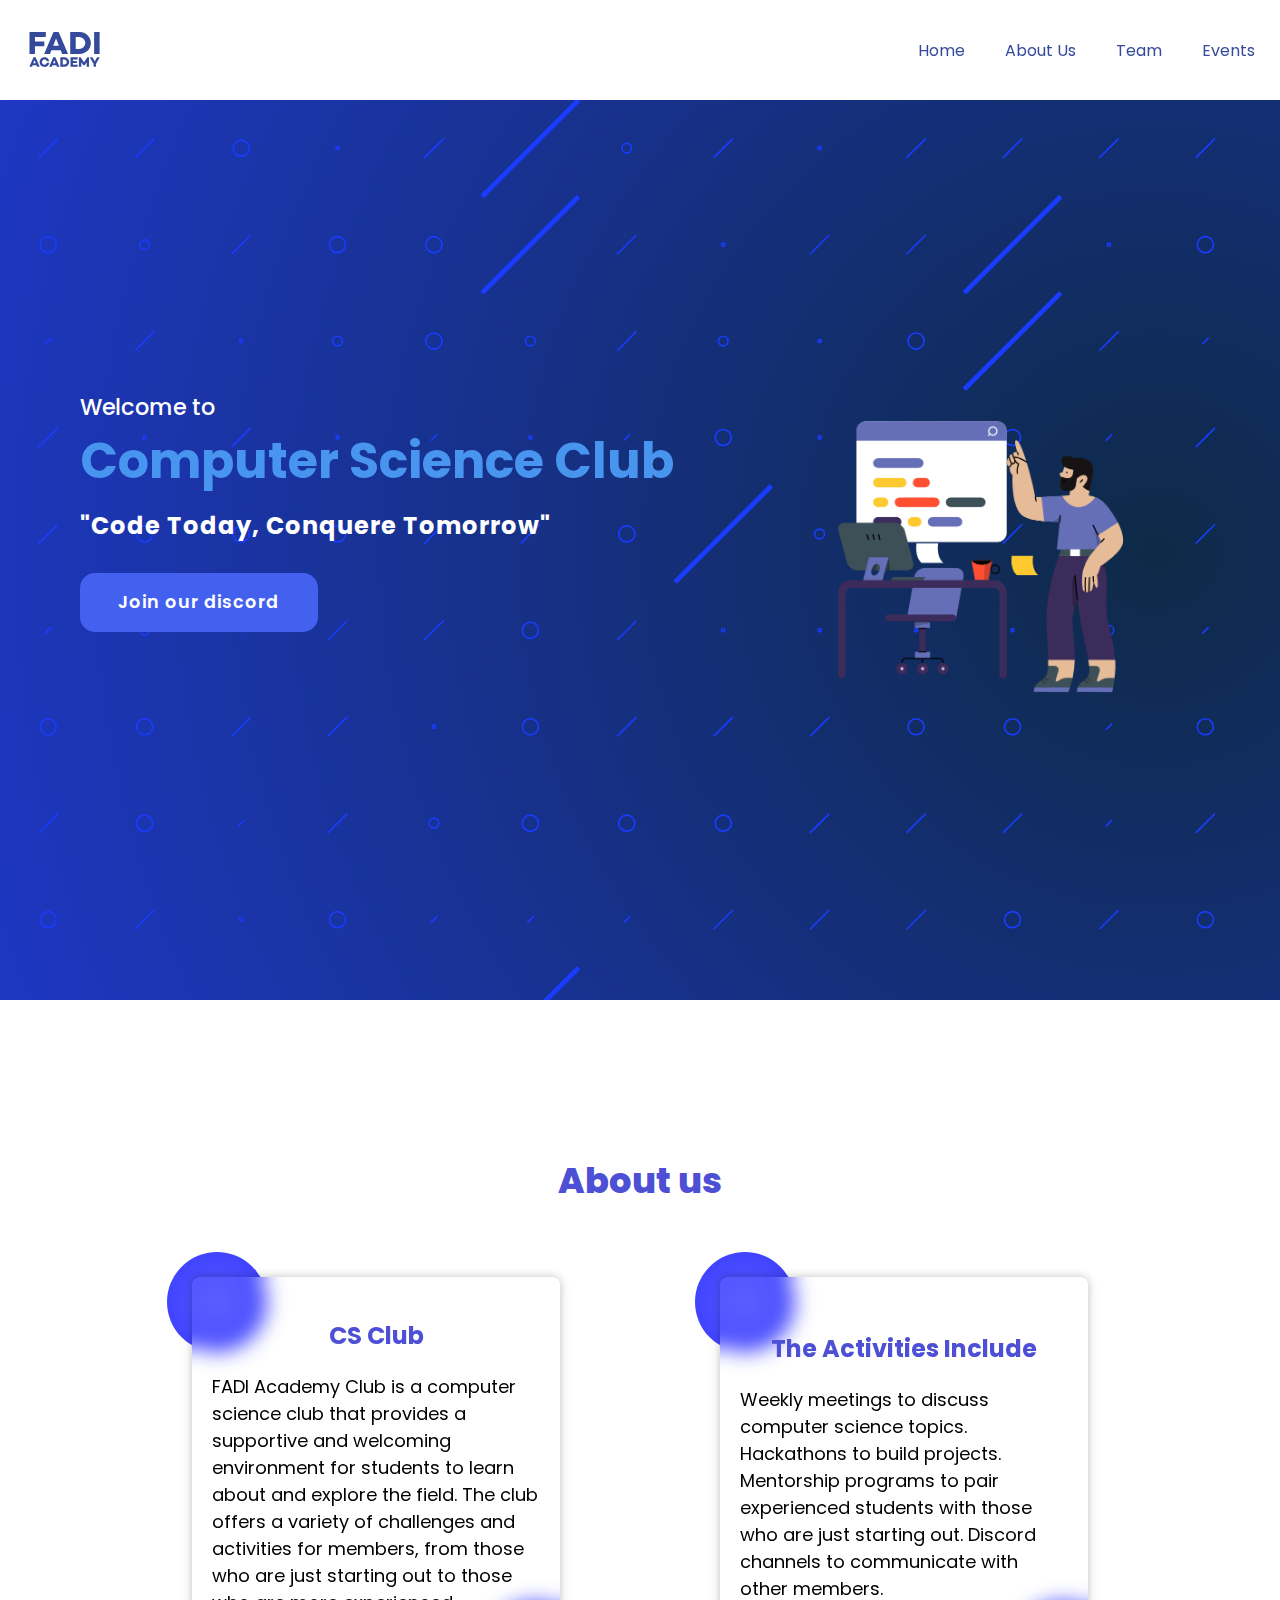
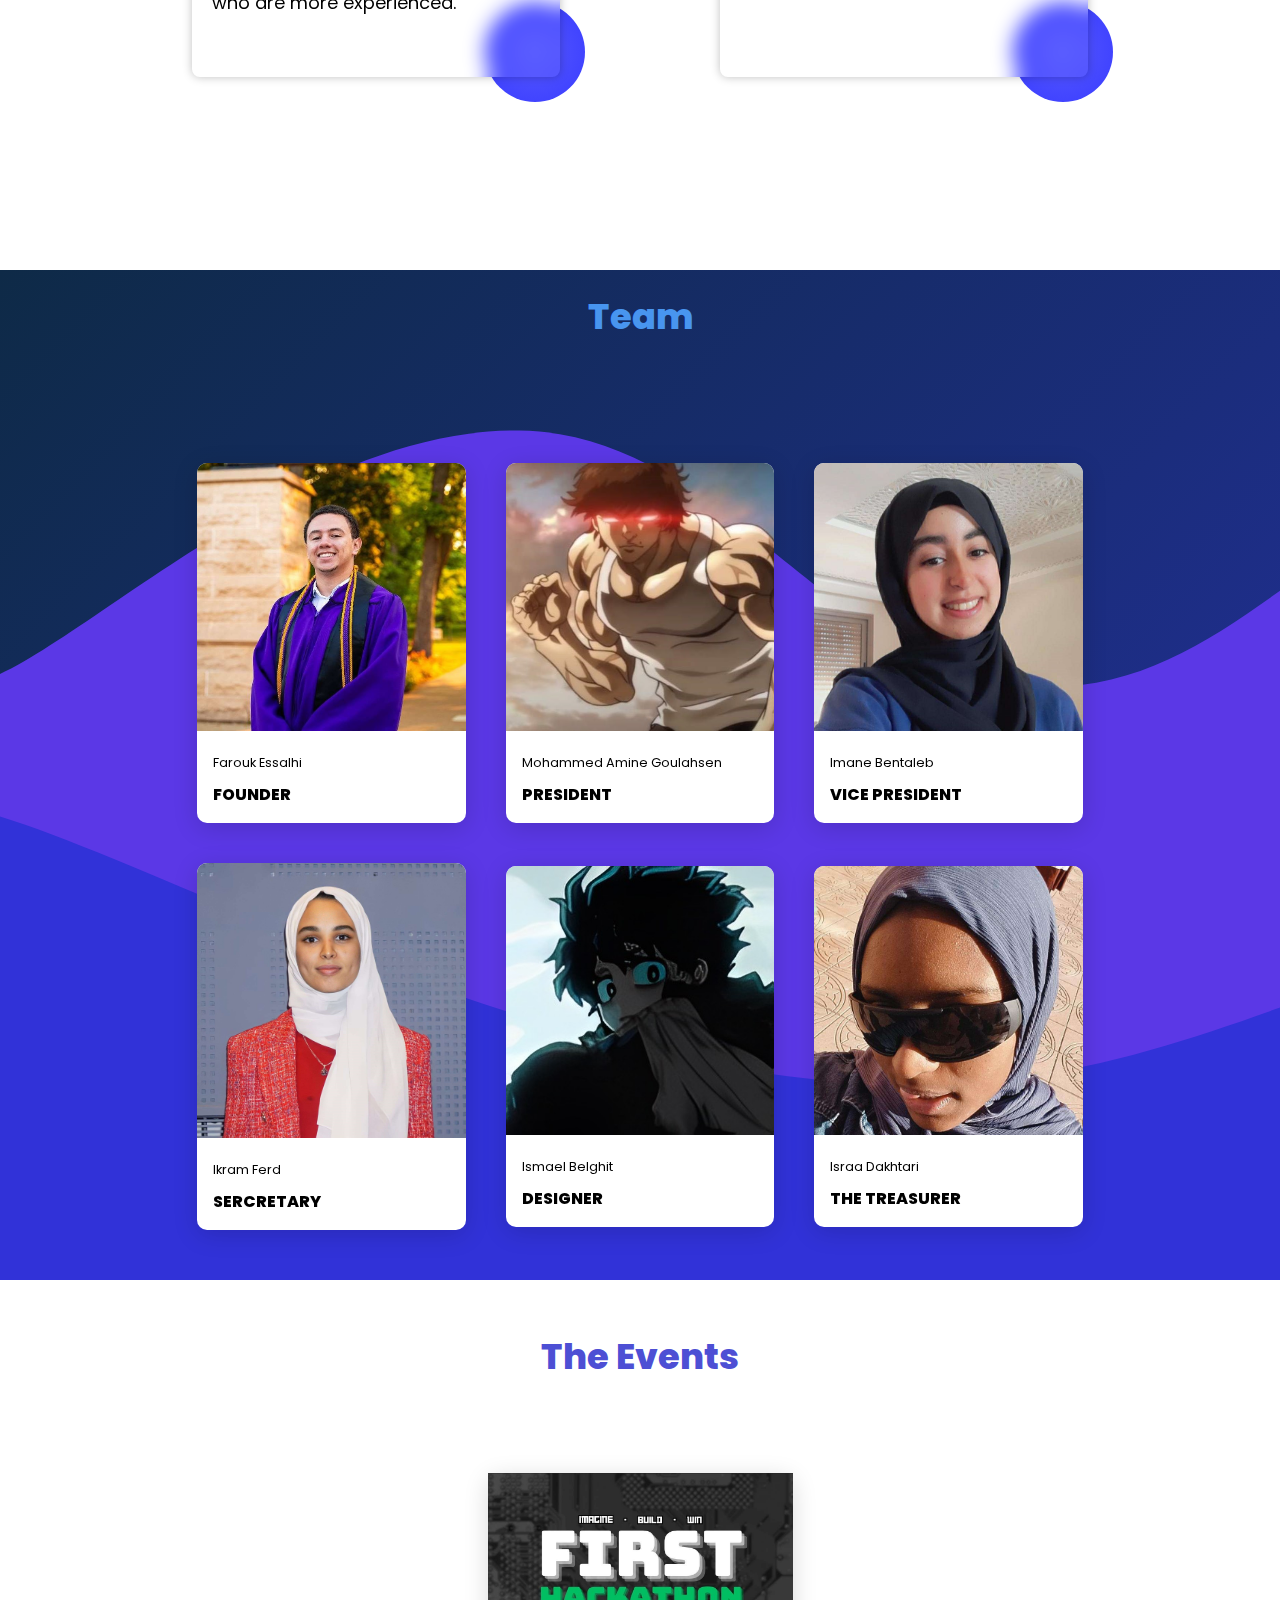
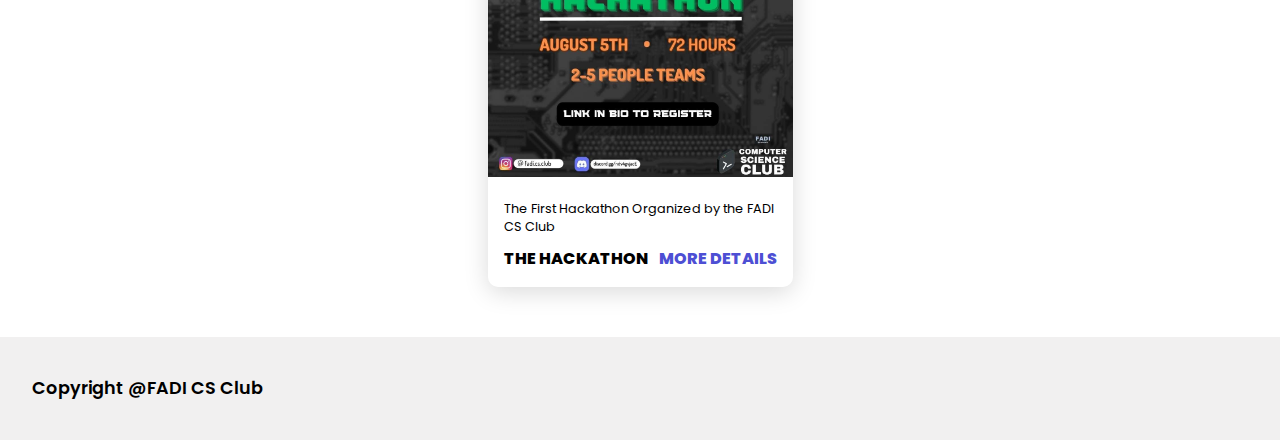
<file: index.html>
<!DOCTYPE html>
<html lang="en">
  <head>
    <meta charset="UTF-8" />
    <link rel="shortcut icon" type="x-icon" href="assets/fadiacademy.png">
    <meta name="viewport" content="width=device-width, initial-scale=1.0" />
    <link rel="stylesheet" href="style.css" />
    <link
      rel="stylesheet"
      href="https://cdnjs.cloudflare.com/ajax/libs/font-awesome/6.4.2/css/all.min.css"
      integrity="sha512-z3gLpd7yknf1YoNbCzqRKc4qyor8gaKU1qmn+CShxbuBusANI9QpRohGBreCFkKxLhei6S9CQXFEbbKuqLg0DA=="
      crossorigin="anonymous"
      referrerpolicy="no-referrer"
    />
    <script src="app.js" defer></script>
    <title>FADI CS Club</title>
  </head>
  <body>
    <nav>
      <img src="assets/logo.svg" alt="" />
      <ul class="headers">
        <li><a href="#home">Home</a></li>
        <li><a href="#about-us">About Us</a></li>
        <li><a href="#team">Team</a></li>
        <li><a href="#events">Events</a></li>

      </ul>
      <i class="fas fa-bars icon"></i>
    </nav>

    <div class="responsive-nav" style="display: none">
      <ul>
        <li><a href="#home">Home</a></li>
        <li><a href="#about-us">About Us</a></li>
        <li><a href="#team">Team</a></li>
        <li><a href="#events">Events</a></li>
      </ul>
    </div>

    <section class="main my-svg-background" id="home">
      <div class="text">
        <h2>Welcome to <br /><span>Computer Science Club</span></h2>
        <h3>"Code Today, Conquere Tomorrow"</h3>
        <a href="https://discord.gg/ajdCbzNe" class="main-btn">Join our discord</a>
        <div class="social-icons">
          <a href="https://instagram.com/fadi.cs.club?igshid=NjIwNzIyMDk2Mg==" target="_blank"><i class="fa-brands fa-instagram"></i></a>
          <a href="https://discord.gg/ajdCbzNe" target="_blank"><i class="fa-brands fa-discord"></i></a>
          <a href="https://youtube.com/@faditalks212" target="_blank"><i class="fa-brands fa-youtube"></i></a>
        </div>
      </div>
      <div class="image">
        <img src="assets/instructor-teaching-in-a-classroom.png" alt="Image" />
      </div>
    </section>

    <section class="cards about" id="about-us">
      <h2 class="title">About us</h2>
      <div class="content">
        <div class="card">
          <div class="circle"></div>
          <div class="circle"></div>
          <div class="card-inner">
            <h2>CS Club</h2>
            <div class="text">
              <p class="card-text">
                FADI Academy Club is a computer science club that provides a
                supportive and welcoming environment for students to learn about
                and explore the field. The club offers a variety of challenges
                and activities for members, from those who are just starting out
                to those who are more experienced.
              </p>
            </div>
          </div>
        </div>
        <div class="card">
          <div class="circle"></div>
          <div class="circle"></div>
          <div class="card-inner">
            <h2>The Activities Include</h2>
            <div class="text">
              <p class="card-text">
                Weekly meetings to discuss computer science topics.
                Hackathons to build projects.
                Mentorship programs to pair experienced students with those who are just starting out.
                Discord channels to communicate with other members.
              </p>
            </div>
          </div>

      </div>
    </section>


    <section>
      <div class="team" id="team">
        <h2 class="title">Team</h2>
        <div class="team-content">
          <div class="project-card">
              <div class="project-image">
                  <img src="assets/farouk.jpg">
              </div>
              <div class="project-info">
                  <p class="project-category">Farouk Essalhi</p>
                  <strong class="project-title">
                      <span>Founder</span>
                  </strong>
              </div>
          </div>
          <div class="project-card">
            <div class="project-image">
                <img src="assets/baki.jpg">
            </div>
            <div class="project-info">
                <p class="project-category">Mohammed Amine Goulahsen</p>
                <strong class="project-title">
                    <span>President</span>
                </strong>
            </div>
        </div>
        <div class="project-card">
          <div class="project-image">
              <img src="assets/imane.v2.jpg">
          </div>
          <div class="project-info">
              <p class="project-category">Imane Bentaleb</p>
              <strong class="project-title">
                  <span>Vice President</span>
              </strong>
          </div>
      </div>
      <div class="project-card">
        <div class="project-image">
            <img src="assets/ikram.v2.jpg">
        </div>
        <div class="project-info">
            <p class="project-category">Ikram Ferd</p>
            <strong class="project-title">
                <span>Sercretary</span>
            </strong>
        </div>
    </div>
    <div class="project-card">
      <div class="project-image">
          <img src="assets/ismail.png">
      </div>
      <div class="project-info">
          <p class="project-category">Ismael Belghit</p>
          <strong class="project-title">
              <span>Designer</span>
          </strong>
      </div>
  </div>
  <div class="project-card">
    <div class="project-image">
        <img src="assets/israa.jpg">
    </div>
    <div class="project-info">
        <p class="project-category">Israa Dakhtari</p>
        <strong class="project-title">
            <span>The Treasurer</span>
        </strong>
    </div>
</div>
      </div>
    </section>

    <section class="events" id="events">
      <h2 class="title">The Events</h2>
      <div class="event-content">
        <div class="card-project">
          <div class="image-project">
            <img src="assets/hackaton.jpg">
          </div>
          <div class="event-info">
            <p class="event-category">The First Hackathon Organized by the FADI CS Club</p>
            <strong class="event-title">
              <span>The Hackathon</span>
              <a href="https://cs-club-hackathon.devpost.com/" class="more-details">More details</a>
            </strong>
          </div>
        </div>
      </div>
    </section>


    <footer class="footer">
      <p class="footer-title">Copyright @<span>FADI CS Club</span></p>
      <div class="social-icons">
          <a href="https://instagram.com/fadi.cs.club?igshid=NjIwNzIyMDk2Mg=="><i class="fa-brands fa-instagram"></i></a>
          <a href="https://discord.gg/ajdCbzNe"><i class="fa-brands fa-discord"></i></a>
          <a href="https://youtube.com/@faditalks212"><i class="fa-brands fa-youtube"></i></a>
      </div>
  </footer>

  </body>

</html>
</file>
<file: style.css>
@import url("https://fonts.googleapis.com/css2?family=Poppins:wght@200;500;600&display=swap");

* {
  font-family: "Poppins", sans-serif;
  margin: 0;
  padding: 0;
  box-sizing: border-box;
  scroll-behavior: smooth;
  list-style: none;
  text-decoration: none;
}

.responsive-nav {
  display: none;
}

.icon {
  display: none !important;
}

nav {
  background: inherit;
  background-color: rgba(255, 255, 255, 0.3);
  backdrop-filter: blur(5px);
  padding: 25px;
  display: flex;
  align-items: center;
  justify-content: space-between;
  color: #354a9b;
}

nav .headers {
  display: flex;
  gap: 40px;
  color: #354a9b;
}

nav img {
  height: 50px;
  width: 80px;
}

a {
  color: #354a9b;
}

#about-us {
  min-height: 90vh;
}

@media screen and (max-width: 895px) {
  .headers li {
    display: none;
  }
  .icon {
    display: block !important;
  }
  .responsive-nav {
    height: 50vh;
    background: inherit;
  }
  .responsive-nav ul {
    height: 100%;
    display: flex;
    flex-direction: column;
    justify-content: center;
    align-items: center;
    gap: 40px;
    color: #354a9b;
  }
}

.main {
  width: 100%;
  min-height: 100vh;
  display: flex;
  align-items: center;
  justify-content: center;
  gap: 40px;
}
/* 
.my-svg-background {
  background-color: hsla(239, 32%, 28%, 1);
  background-image: radial-gradient(
      at 80% 100%,
      hsla(239, 75%, 61%, 1) 0px,
      transparent 50%
    ),
    radial-gradient(at 0% 0%, hsla(231, 100%, 55%, 1) 0px, transparent 50%);
  background-size: cover;
} */

.main {
  background: url(assets/background.svg) no-repeat;
  background-size: cover;
}

.main h2 {
  color: #fff;
  font-size: 1.4em;
  font-weight: 500;
}

.main h2 span {
  display: inline-block;
  color: #4895ef;
  font-size: 3em;
  font-weight: 800;
}

.main h3 {
  color: #fff;
  font-size: 2em;
  font-weight: 700;
  letter-spacing: 1px;
  margin-top: 10px;
  margin-bottom: 30px;
}

@media screen and (max-width: 1310px) {
}

.main-btn {
  color: #fff;
  background-color: #4361ee;
  text-decoration: none;
  font-size: 1.1em;
  font-weight: 600;
  display: inline-block;
  padding: 0.9375em 2.1875em;
  letter-spacing: 1px;
  border-radius: 15px;
  margin-bottom: 40px;
  transition: 0.7s ease;
}

.main-btn:hover {
  background-color: #3f37c9;
  transform: scale(1.1);
}

.social-icons a {
  color: #fff;
  font-size: 1.6em;
  margin: 10px;
}

.image img {
  height: 450px;
  max-width: 600px;
}
.image {
  text-align: center;
  margin-left: 20px;
}

@media screen and (max-width: 1550px) {
  .image img {
    height: 350px;
    max-width: 500px;
  }
  .main h2 span {
    font-size: 2.2em;
    font-weight: 700;
  }
  .main h3 {
    font-size: 1.5em;
  }
  .card-text {
    padding: 10px;
    font-size: medium;
  }
}

.title {
  display: flex;
  justify-content: center;
  color: #4d4fd4;
  font-size: 2.2em;
  font-weight: 800;
  padding: 20px;
  margin-bottom: 50px;
}

.content {
  display: flex;
  justify-content: center;
  flex-direction: row;
  gap: 160px;
}

.cards {
  display: flex;
  align-items: center;
  justify-content: center;
  flex-direction: column;
}

.content {
  width: 60%;
}

.card-text {
  padding: 20px;
  font-size: large;
}

.card-inner h2 {
  color: #4d4fd4;
}

.card {
  width: 100%;
  height: 400px;
  transition: all 0.7s ease;
  position: relative;
  cursor: pointer;
}

.card-inner {
  width: 100%;
  height: inherit;
  background: rgba(255, 255, 255, 0.05);
  box-shadow: 0 0 10px rgba(0, 0, 0, 0.25);
  backdrop-filter: blur(10px);
  border-radius: 8px;
  display: flex;
  flex-direction: column;
  align-items: center;
  justify-content: center;
}

.card:hover {
  transform: scale(1.2);
}

.circle {
  width: 100px;
  height: 100px;
  background: radial-gradient(#5659ff, #383bff);
  border-radius: 50%;
  position: absolute;
  animation: move-up6 2s ease-in infinite alternate-reverse;
}

.circle:nth-child(1) {
  top: -25px;
  left: -25px;
}

.circle:nth-child(2) {
  bottom: -25px;
  right: -25px;
  animation-name: move-down1;
}

@media screen and (max-width: 1100px) {
  .content {
    width: 50%;
    flex-direction: column;
  }
}

@media screen and (max-width: 800px) {
  .content {
    width: 60%;
    flex-direction: column;
  }
}

@keyframes move-up6 {
  to {
    transform: translateY(-10px);
  }
}

@keyframes move-down1 {
  to {
    transform: translateY(10px);
  }
}

#team .title {
  color: #4895ef;
}

#team {
  background: url(assets/background.v2.svg) no-repeat;
  background-size: cover;
  width: 100%;
  min-height: 70vh;
  margin-top: 60px;
}

#team h2 {
  color: white;
}

.team-content img {
  width: 100%;
}

.team-content {
  width: 100%;
  height: 70%;
  margin-top: 30px;
  display: flex;
  align-items: center;
  justify-content: center;
  flex-wrap: wrap;
  padding: 30px;
}

.project-card {
  background-color: rgb(255, 255, 255);
  box-shadow: 0 5px 25px rgba(1 1 1 / 15%);
  border-radius: 10px;
  width: 18%;
  overflow: hidden;
  backdrop-filter: blur(5px);
  margin: 20px;
  transition: 0.7s ease;
}

.project-card:hover {
  transform: scale(1.1);
}

.project-card:hover {
  opacity: 0.9;
}

.project-image img {
  width: 100%;
}

.project-info {
  padding: 1em;
}

.project-category {
  font-size: 0.8em;
  color: #000;
}

.project-title {
  display: flex;
  justify-content: space-between;
  text-transform: uppercase;
  font-weight: 800;
  margin-top: 10px;
}

.events .event-content {
  display: flex;
  align-items: center;
  justify-content: center;
  width: 100%;
}

.events .card-project:hover {
  transform: scale(1.1);
}

.events .card-project:hover {
  opacity: 0.9;
}

.events .event-info {
  padding: 1em;
}

.events .event-category {
  font-size: 0.8em;
  color: #000;
}

.events .event-title {
  display: flex;
  justify-content: space-between;
  text-transform: uppercase;
  font-weight: 800;
  margin-top: 10px;
}

.more-details {
  text-decoration: none;
  color: #4d4fd4;
}

.events {
  min-height: 70vh;
  padding: 30px;
}

.card-project {
  margin-top: 30px;
}

.card-project {
  background-color: #fff;
  box-shadow: 0 5px 25px rgba(1 1 1 / 15%);
  border-radius: 10px;
  width: 25%;
  margin: 20px;
  transition: 0.7s ease;
}

.events img {
  width: 100%;
  height: 100%;
}

.footer {
  background-color: #f1f0f0;
  color: #000;
  padding: 2em;
  display: flex;
  justify-content: space-between;
  align-items: center;
}

.footer-title {
  font-size: 1.1em;
  font-weight: 600;
}

.footer-title span {
  color: #000;
}

.footer .social-icons a {
  color: #000;
}

@media screen and (max-width: 1380px) {
  .content {
    width: 70%;
  }
  .project-card {
    width: 22%;
  }
}

@media screen and (max-width: 1250px) {
  .image img {
    height: 250px;
    max-width: 400px;
  }

  .main h2 span {
    font-size: 2.4em;
    font-weight: 700;
  }
  .main h3 {
    font-size: 1em;
  }
  .main h2 {
    font-size: 0.9em;
  }
  .card-project {
    width: 35%;
  }
  .project-card {
    width: 25%;
  }
}

@media screen and (max-width: 1000px) {
  .project-card {
    width: 28%;
  }
}

@media screen and (max-width: 900px) {
  .main {
    width: 100%;
    min-height: 100vh;
    display: flex;
    flex-direction: column;
    align-items: center;
    justify-content: center;
    gap: 40px;
  }
  .main .text {
    text-align: center;
  }
  .main h2 {
    font-size: 1.4em;
    font-weight: 500;
  }

  .main h2 span {
    font-size: 2.2em;
    font-weight: 800;
  }

  .main h3 {
    font-size: 1.2em;
  }
  .social-icons {
    text-align: center;
  }
  .image img {
    display: none;
  }
  .team-content {
    flex-direction: column;
  }
  .project-card {
    width: 30%;
  }
  .card-project {
    width: 40%;
  }
}

@media screen and (max-width: 850px) {
  .card-project {
    width: 45%;
  }
  .project-card {
    width: 40%;
  }
}

@media screen and (max-width: 750px) {
  .main h2 {
    font-size: 1.2em;
    font-weight: 500;
  }

  .main h2 span {
    font-size: 2.5em;
    font-weight: 800;
  }

  .main h3 {
    font-size: 1.2em;
  }
  .card-project {
    width: 55%;
  }
}

@media screen and (max-width: 550px) {
  .content {
    width: 80%;
    flex-direction: column;
  }
  .card:hover {
    transform: scale(1.05);
  }
  .project-card {
    width: 60%;
  }
  .footer {
    flex-direction: column;
    gap: 20px;
  }
  .card-project {
    width: 65%;
  }
}

@media screen and (max-width: 500px) {
  .main h2 {
    font-size: 1em;
    font-weight: 500;
  }

  .main h2 span {
    font-size: 2.2em;
    font-weight: 800;
  }

  .main h3 {
    font-size: 1em;
  }
  .card-project {
    width: 75%;
  }
  .card-project span {
    font-size: small;
  }
  .card-project a {
    font-size: small;
  }
  .project-card {
    width: 50%;
  }
}

@media screen and (max-width: 400px) {
  .content {
    width: 80%;
    flex-direction: column;
  }
  .card:hover {
    transform: scale(1.05);
  }
  .card-inner h2 {
    font-size: larger;
  }
  .card-inner p {
    font-size: medium;
  }
  .project-card {
    width: 60%;
  }
  .card-project {
    width: 85%;
  }
}
</file>
